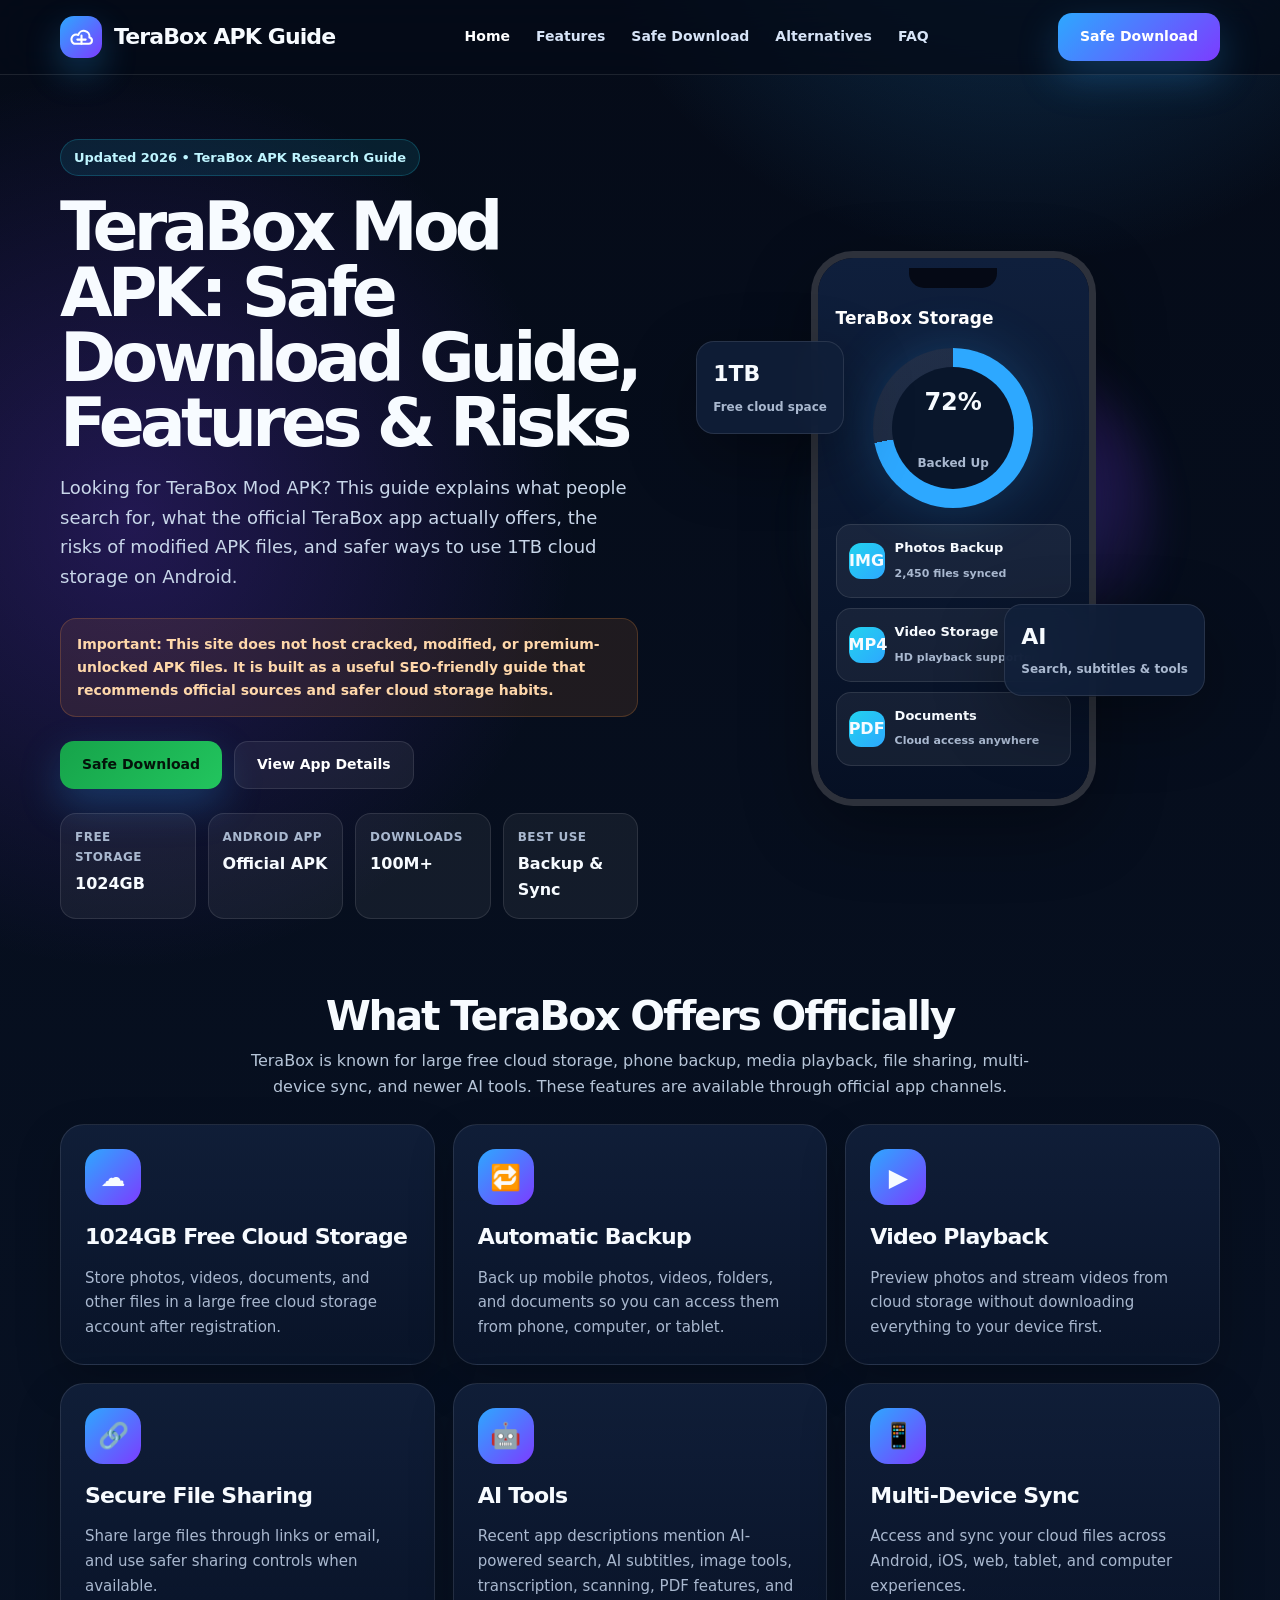
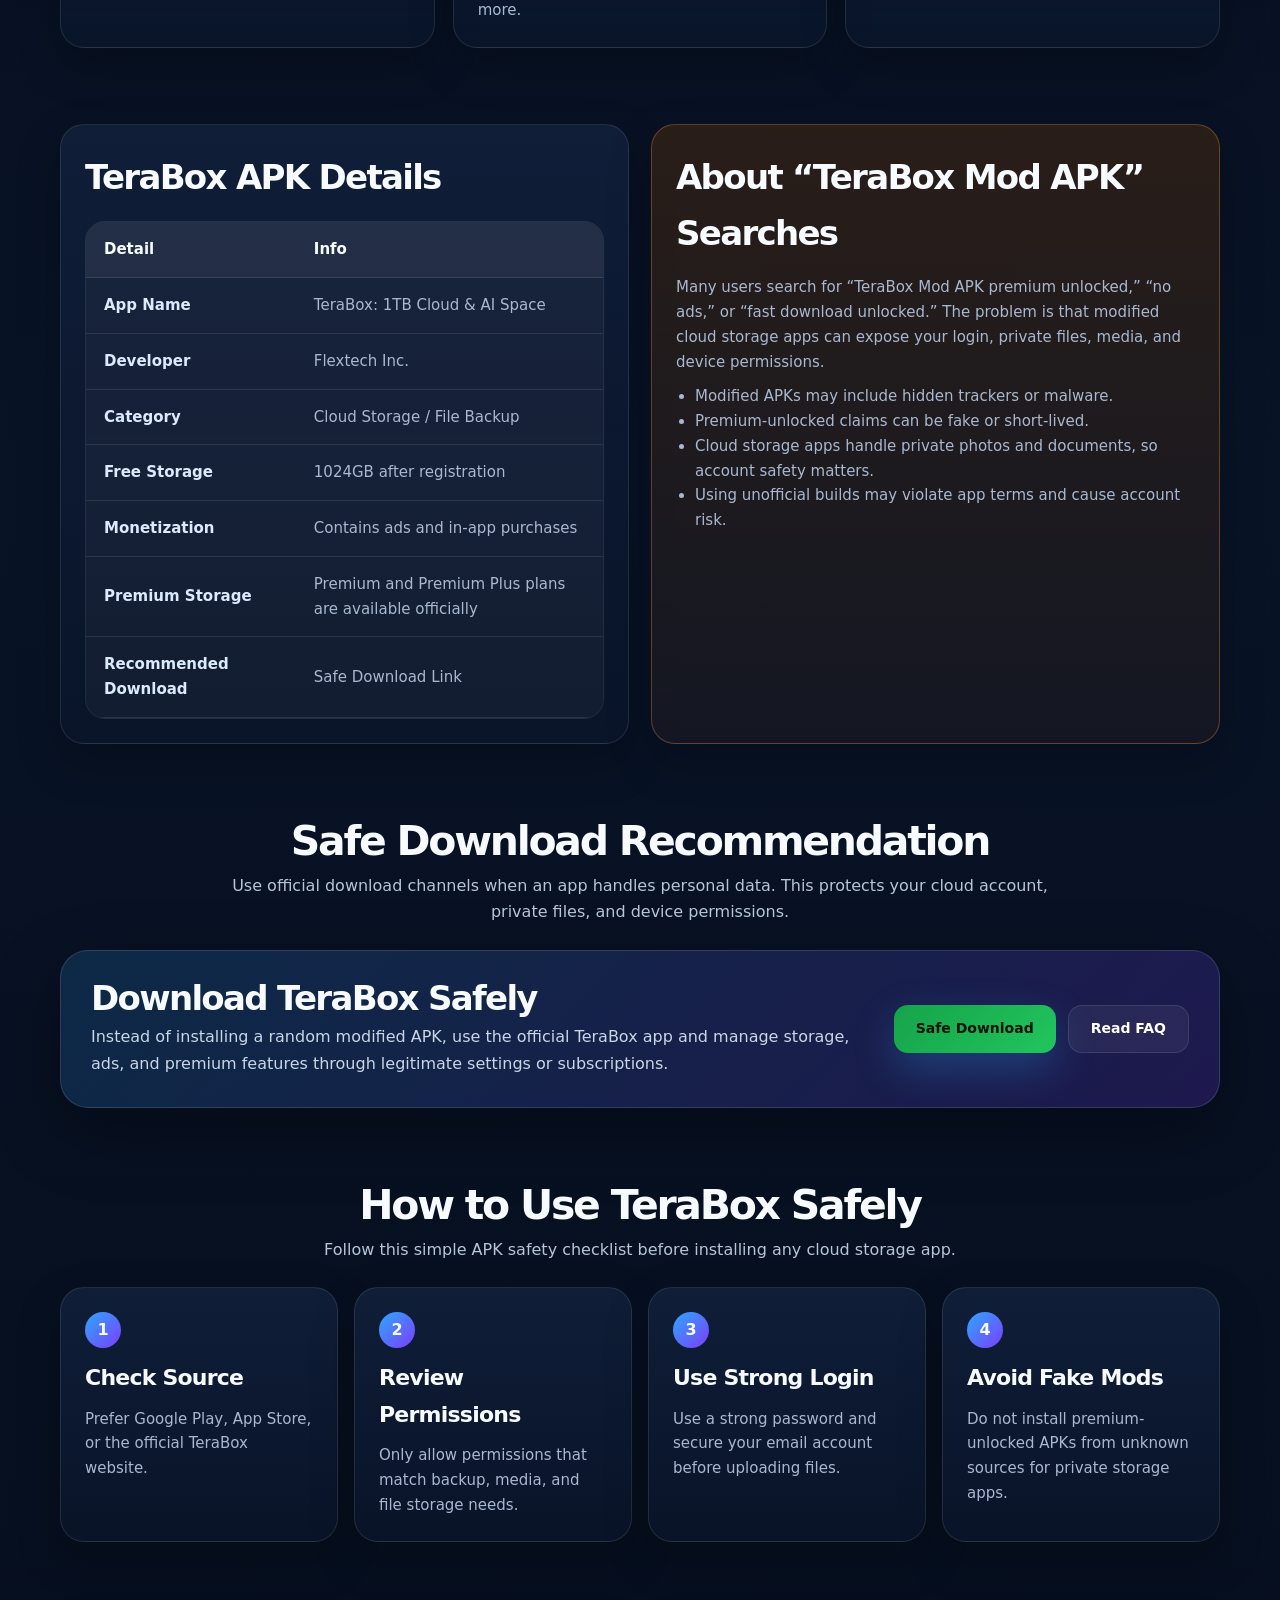
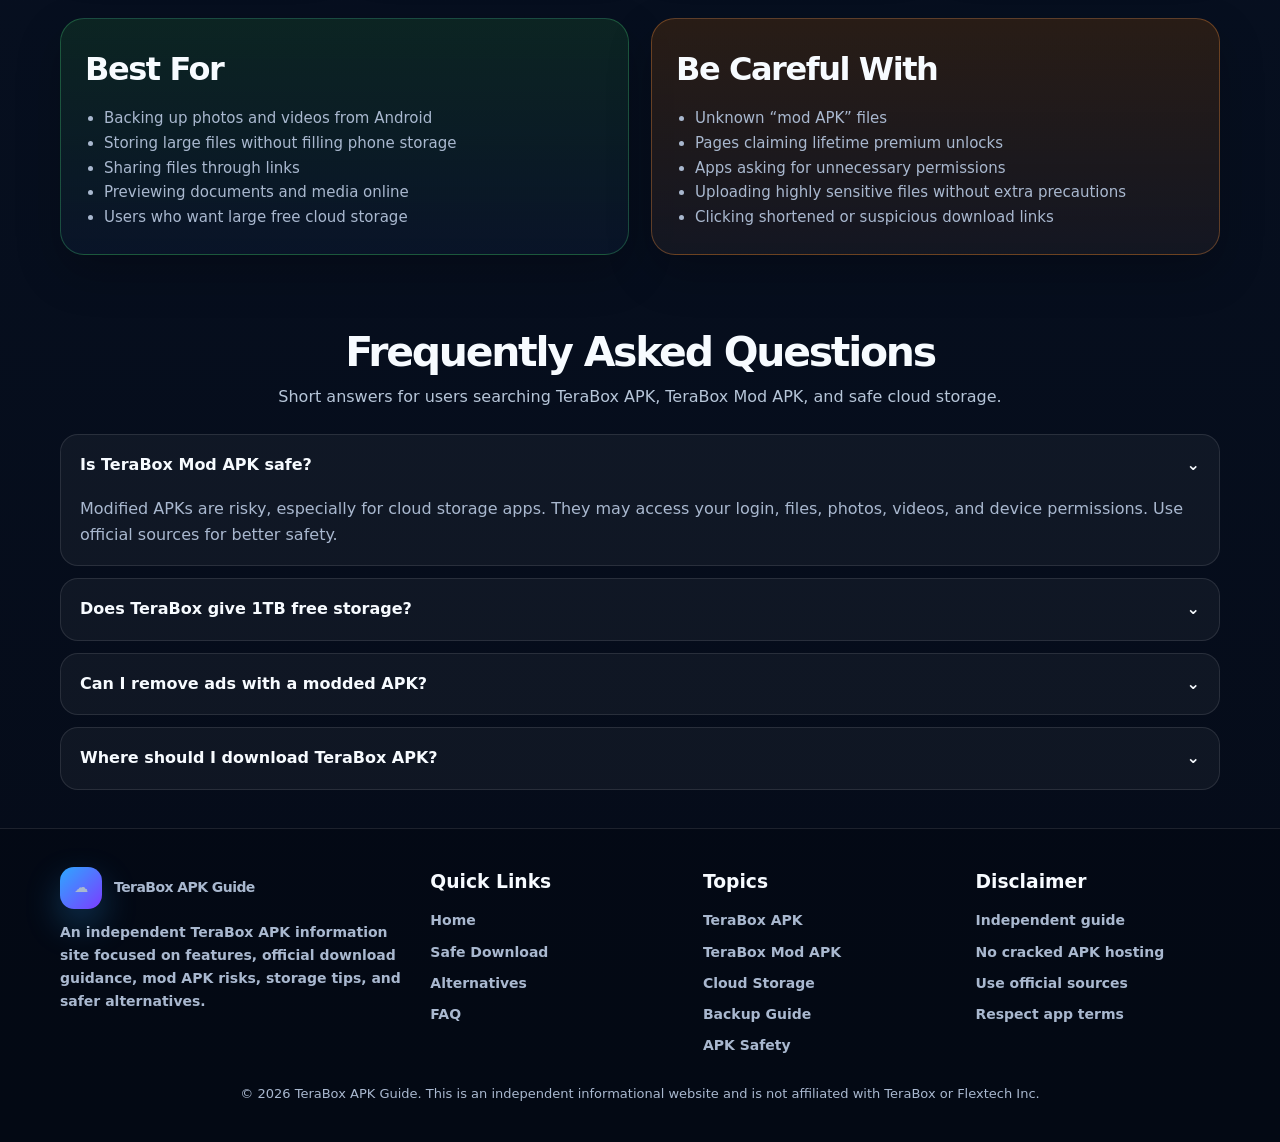
<file: index.html>
<!DOCTYPE html>
<html lang="en">
<head>
  <meta charset="UTF-8" />
  <meta name="viewport" content="width=device-width, initial-scale=1.0" />
  <meta name="google-site-verification" content="zPeMqoo2h3M_oqIertTkiu1rAj5quQBwW_J42bXbuFM" />

  <title>TeraBox Mod APK Safe Download Guide 2026 | Features, Risks & Official APK</title>

  <meta name="description" content="SEO-friendly TeraBox Mod APK guide covering safe download tips, 1024GB cloud storage features, official app details, mod APK risks, FAQs, and alternatives." />
  <meta name="robots" content="index, follow, max-image-preview:large" />

  <link rel="canonical" href="https://machinelearningpy123.github.io/terabox-mod-apk-safe-guide/" />

  <meta property="og:title" content="TeraBox Mod APK Safe Download Guide 2026 | Features, Risks & Official APK" />
  <meta property="og:description" content="SEO-friendly TeraBox Mod APK guide covering safe download tips, 1024GB cloud storage features, official app details, mod APK risks, FAQs, and alternatives." />
  <meta property="og:type" content="website" />
  <meta property="og:url" content="https://machinelearningpy123.github.io/terabox-mod-apk-safe-guide/" />

  <meta name="twitter:card" content="summary_large_image" />

  <link rel="stylesheet" href="assets/style.css" />

  <style>
    .nav .btn.nav-download {
      position: relative;
      z-index: 999;
      pointer-events: auto;
    }

    @media (max-width: 620px) {
      .nav .btn.nav-download {
        display: inline-flex !important;
        min-height: 40px;
        padding: 0 12px;
        font-size: 12px;
      }
    }
  </style>
</head>

<body>
  <header class="header">
    <div class="container nav">
      <a class="brand" href="index.html">
        <span class="logo" aria-hidden="true">
          <svg viewBox="0 0 24 24" fill="none">
            <path d="M5 18h14a3 3 0 0 0 .6-5.94A5.5 5.5 0 0 0 8.9 9.6 4.25 4.25 0 0 0 5 18Z" stroke="white" stroke-width="2" stroke-linejoin="round"/>
            <path d="M8 14h8M12 10v8" stroke="white" stroke-width="2" stroke-linecap="round"/>
          </svg>
        </span>
        <span>TeraBox APK Guide</span>
      </a>

      <nav class="links">
        <a class="active" href="index.html">Home</a>
        <a href="index.html#features">Features</a>
        <a href="https://1024terabox.com/s/1ocWOoSItRNGJbgyCRvqKhw" target="_blank" rel="noopener noreferrer">Safe Download</a>
        <a href="pages/alternatives.html">Alternatives</a>
        <a href="pages/faq.html">FAQ</a>
      </nav>

      <a class="btn nav-download" href="https://1024terabox.com/s/1ocWOoSItRNGJbgyCRvqKhw" target="_blank" rel="noopener noreferrer">
        Safe Download
      </a>

      <button class="mobile" aria-label="Menu">☰</button>
    </div>
  </header>

  <main>
    <section class="hero">
      <div class="container hero-grid">
        <div>
          <div class="kicker">Updated 2026 • TeraBox APK Research Guide</div>

          <h1>TeraBox Mod APK: Safe Download Guide, Features & Risks</h1>

          <p>
            Looking for TeraBox Mod APK? This guide explains what people search for, what the official TeraBox app actually offers, the risks of modified APK files, and safer ways to use 1TB cloud storage on Android.
          </p>

          <div class="hero-note">
            Important: This site does not host cracked, modified, or premium-unlocked APK files. It is built as a useful SEO-friendly guide that recommends official sources and safer cloud storage habits.
          </div>

          <div class="hero-actions">
            <a class="btn safe" href="https://1024terabox.com/s/1ocWOoSItRNGJbgyCRvqKhw" target="_blank" rel="noopener noreferrer">
              Safe Download
            </a>

            <a class="btn secondary" href="#details">
              View App Details
            </a>
          </div>

          <div class="quick-info">
            <div class="info-card">
              <small>Free Storage</small>
              <strong>1024GB</strong>
            </div>

            <div class="info-card">
              <small>Android App</small>
              <strong>Official APK</strong>
            </div>

            <div class="info-card">
              <small>Downloads</small>
              <strong>100M+</strong>
            </div>

            <div class="info-card">
              <small>Best Use</small>
              <strong>Backup & Sync</strong>
            </div>
          </div>
        </div>

        <div class="app-visual">
          <div class="float-card one">
            <strong>1TB</strong>
            <span>Free cloud space</span>
          </div>

          <div class="phone">
            <div class="screen">
              <h3>TeraBox Storage</h3>

              <div class="storage-ring">
                <span>
                  72%<br>
                  <small style="font-size:12px;color:#a9b8cf">Backed Up</small>
                </span>
              </div>

              <div class="file-row">
                <span class="file-ico">IMG</span>
                <div>
                  <b>Photos Backup</b>
                  <small>2,450 files synced</small>
                </div>
              </div>

              <div class="file-row">
                <span class="file-ico">MP4</span>
                <div>
                  <b>Video Storage</b>
                  <small>HD playback supported</small>
                </div>
              </div>

              <div class="file-row">
                <span class="file-ico">PDF</span>
                <div>
                  <b>Documents</b>
                  <small>Cloud access anywhere</small>
                </div>
              </div>
            </div>
          </div>

          <div class="float-card two">
            <strong>AI</strong>
            <span>Search, subtitles & tools</span>
          </div>
        </div>
      </div>
    </section>

    <section class="section" id="features">
      <div class="container">
        <div class="section-head">
          <h2>What TeraBox Offers Officially</h2>
          <p>
            TeraBox is known for large free cloud storage, phone backup, media playback, file sharing, multi-device sync, and newer AI tools. These features are available through official app channels.
          </p>
        </div>

        <div class="grid-3">
          <article class="card">
            <div class="icon">☁</div>
            <h3>1024GB Free Cloud Storage</h3>
            <p>Store photos, videos, documents, and other files in a large free cloud storage account after registration.</p>
          </article>

          <article class="card">
            <div class="icon">🔁</div>
            <h3>Automatic Backup</h3>
            <p>Back up mobile photos, videos, folders, and documents so you can access them from phone, computer, or tablet.</p>
          </article>

          <article class="card">
            <div class="icon">▶</div>
            <h3>Video Playback</h3>
            <p>Preview photos and stream videos from cloud storage without downloading everything to your device first.</p>
          </article>

          <article class="card">
            <div class="icon">🔗</div>
            <h3>Secure File Sharing</h3>
            <p>Share large files through links or email, and use safer sharing controls when available.</p>
          </article>

          <article class="card">
            <div class="icon">🤖</div>
            <h3>AI Tools</h3>
            <p>Recent app descriptions mention AI-powered search, AI subtitles, image tools, transcription, scanning, PDF features, and more.</p>
          </article>

          <article class="card">
            <div class="icon">📱</div>
            <h3>Multi-Device Sync</h3>
            <p>Access and sync your cloud files across Android, iOS, web, tablet, and computer experiences.</p>
          </article>
        </div>
      </div>
    </section>

    <section class="section" id="details">
      <div class="container grid-2">
        <div class="card">
          <h2 style="font-size:34px;letter-spacing:-.05em;margin-bottom:16px">TeraBox APK Details</h2>

          <div class="table-wrap">
            <table>
              <tr>
                <th>Detail</th>
                <th>Info</th>
              </tr>

              <tr>
                <td>App Name</td>
                <td>TeraBox: 1TB Cloud & AI Space</td>
              </tr>

              <tr>
                <td>Developer</td>
                <td>Flextech Inc.</td>
              </tr>

              <tr>
                <td>Category</td>
                <td>Cloud Storage / File Backup</td>
              </tr>

              <tr>
                <td>Free Storage</td>
                <td>1024GB after registration</td>
              </tr>

              <tr>
                <td>Monetization</td>
                <td>Contains ads and in-app purchases</td>
              </tr>

              <tr>
                <td>Premium Storage</td>
                <td>Premium and Premium Plus plans are available officially</td>
              </tr>

              <tr>
                <td>Recommended Download</td>
                <td>
                  <a href="https://1024terabox.com/s/1ocWOoSItRNGJbgyCRvqKhw" target="_blank" rel="noopener noreferrer">
                    Safe Download Link
                  </a>
                </td>
              </tr>
            </table>
          </div>
        </div>

        <div class="card warning">
          <h2 style="font-size:34px;letter-spacing:-.05em;margin-bottom:14px">About “TeraBox Mod APK” Searches</h2>

          <p>
            Many users search for “TeraBox Mod APK premium unlocked,” “no ads,” or “fast download unlocked.” The problem is that modified cloud storage apps can expose your login, private files, media, and device permissions.
          </p>

          <ul>
            <li>Modified APKs may include hidden trackers or malware.</li>
            <li>Premium-unlocked claims can be fake or short-lived.</li>
            <li>Cloud storage apps handle private photos and documents, so account safety matters.</li>
            <li>Using unofficial builds may violate app terms and cause account risk.</li>
          </ul>
        </div>
      </div>
    </section>

    <section class="section">
      <div class="container">
        <div class="section-head">
          <h2>Safe Download Recommendation</h2>
          <p>
            Use official download channels when an app handles personal data. This protects your cloud account, private files, and device permissions.
          </p>
        </div>

        <div class="download-panel">
          <div>
            <h2>Download TeraBox Safely</h2>
            <p>
              Instead of installing a random modified APK, use the official TeraBox app and manage storage, ads, and premium features through legitimate settings or subscriptions.
            </p>
          </div>

          <div style="display:flex;gap:12px;flex-wrap:wrap;justify-content:flex-end">
            <a class="btn safe" href="https://1024terabox.com/s/1ocWOoSItRNGJbgyCRvqKhw" target="_blank" rel="noopener noreferrer">
              Safe Download
            </a>

            <a class="btn secondary" href="pages/faq.html">
              Read FAQ
            </a>
          </div>
        </div>
      </div>
    </section>

    <section class="section">
      <div class="container">
        <div class="section-head">
          <h2>How to Use TeraBox Safely</h2>
          <p>Follow this simple APK safety checklist before installing any cloud storage app.</p>
        </div>

        <div class="steps">
          <div class="card step">
            <div class="step-num">1</div>
            <h3>Check Source</h3>
            <p>Prefer Google Play, App Store, or the official TeraBox website.</p>
          </div>

          <div class="card step">
            <div class="step-num">2</div>
            <h3>Review Permissions</h3>
            <p>Only allow permissions that match backup, media, and file storage needs.</p>
          </div>

          <div class="card step">
            <div class="step-num">3</div>
            <h3>Use Strong Login</h3>
            <p>Use a strong password and secure your email account before uploading files.</p>
          </div>

          <div class="card step">
            <div class="step-num">4</div>
            <h3>Avoid Fake Mods</h3>
            <p>Do not install premium-unlocked APKs from unknown sources for private storage apps.</p>
          </div>
        </div>
      </div>
    </section>

    <section class="section">
      <div class="container grid-2">
        <article class="card success">
          <h2 style="font-size:32px;letter-spacing:-.045em;margin-bottom:10px">Best For</h2>

          <ul>
            <li>Backing up photos and videos from Android</li>
            <li>Storing large files without filling phone storage</li>
            <li>Sharing files through links</li>
            <li>Previewing documents and media online</li>
            <li>Users who want large free cloud storage</li>
          </ul>
        </article>

        <article class="card warning">
          <h2 style="font-size:32px;letter-spacing:-.045em;margin-bottom:10px">Be Careful With</h2>

          <ul>
            <li>Unknown “mod APK” files</li>
            <li>Pages claiming lifetime premium unlocks</li>
            <li>Apps asking for unnecessary permissions</li>
            <li>Uploading highly sensitive files without extra precautions</li>
            <li>Clicking shortened or suspicious download links</li>
          </ul>
        </article>
      </div>
    </section>

    <section class="section">
      <div class="container">
        <div class="section-head">
          <h2>Frequently Asked Questions</h2>
          <p>Short answers for users searching TeraBox APK, TeraBox Mod APK, and safe cloud storage.</p>
        </div>

        <div class="faq">
          <div class="faq-item active">
            <div class="faq-q">
              Is TeraBox Mod APK safe? <span>⌄</span>
            </div>
            <div class="faq-a">
              <p>Modified APKs are risky, especially for cloud storage apps. They may access your login, files, photos, videos, and device permissions. Use official sources for better safety.</p>
            </div>
          </div>

          <div class="faq-item">
            <div class="faq-q">
              Does TeraBox give 1TB free storage? <span>⌄</span>
            </div>
            <div class="faq-a">
              <p>Official app listings describe 1024GB free cloud storage after registration.</p>
            </div>
          </div>

          <div class="faq-item">
            <div class="faq-q">
              Can I remove ads with a modded APK? <span>⌄</span>
            </div>
            <div class="faq-a">
              <p>We do not recommend modified builds. Use official settings, official plans, or safer alternatives instead.</p>
            </div>
          </div>

          <div class="faq-item">
            <div class="faq-q">
              Where should I download TeraBox APK? <span>⌄</span>
            </div>
            <div class="faq-a">
              <p>Use Google Play, App Store, or the official TeraBox website. Avoid random APK mirrors for private cloud storage accounts.</p>
            </div>
          </div>
        </div>
      </div>
    </section>
  </main>

  <script type="application/ld+json">
  {
    "@context": "https://schema.org",
    "@type": "WebSite",
    "name": "TeraBox APK Guide",
    "url": "https://machinelearningpy123.github.io/terabox-mod-apk-safe-guide/",
    "description": "SEO-friendly TeraBox APK guide covering official features, safe download guidance, mod APK risks, FAQs, and alternatives."
  }
  </script>

  <script type="application/ld+json">
  {
    "@context": "https://schema.org",
    "@type": "FAQPage",
    "mainEntity": [
      {
        "@type": "Question",
        "name": "Is TeraBox Mod APK safe?",
        "acceptedAnswer": {
          "@type": "Answer",
          "text": "Modified APKs are risky, especially for cloud storage apps. Use official sources for better safety."
        }
      },
      {
        "@type": "Question",
        "name": "Does TeraBox give 1TB free storage?",
        "acceptedAnswer": {
          "@type": "Answer",
          "text": "Official app listings describe 1024GB free cloud storage after registration."
        }
      },
      {
        "@type": "Question",
        "name": "Where should I download TeraBox APK?",
        "acceptedAnswer": {
          "@type": "Answer",
          "text": "Use Google Play, App Store, or the official TeraBox website."
        }
      }
    ]
  }
  </script>

  <footer class="footer">
    <div class="container footer-grid">
      <div>
        <a class="brand" href="index.html">
          <span class="logo">☁</span>
          <span>TeraBox APK Guide</span>
        </a>

        <p style="margin-top:12px">
          An independent TeraBox APK information site focused on features, official download guidance, mod APK risks, storage tips, and safer alternatives.
        </p>
      </div>

      <div>
        <h3>Quick Links</h3>
        <ul>
          <li><a href="index.html">Home</a></li>
          <li><a href="https://1024terabox.com/s/1ocWOoSItRNGJbgyCRvqKhw" target="_blank" rel="noopener noreferrer">Safe Download</a></li>
          <li><a href="pages/alternatives.html">Alternatives</a></li>
          <li><a href="pages/faq.html">FAQ</a></li>
        </ul>
      </div>

      <div>
        <h3>Topics</h3>
        <ul>
          <li>TeraBox APK</li>
          <li>TeraBox Mod APK</li>
          <li>Cloud Storage</li>
          <li>Backup Guide</li>
          <li>APK Safety</li>
        </ul>
      </div>

      <div>
        <h3>Disclaimer</h3>
        <ul>
          <li>Independent guide</li>
          <li>No cracked APK hosting</li>
          <li>Use official sources</li>
          <li>Respect app terms</li>
        </ul>
      </div>
    </div>

    <div class="container copy">
      © 2026 TeraBox APK Guide. This is an independent informational website and is not affiliated with TeraBox or Flextech Inc.
    </div>
  </footer>

  <script src="assets/script.js"></script>
</body>
</html>
</file>
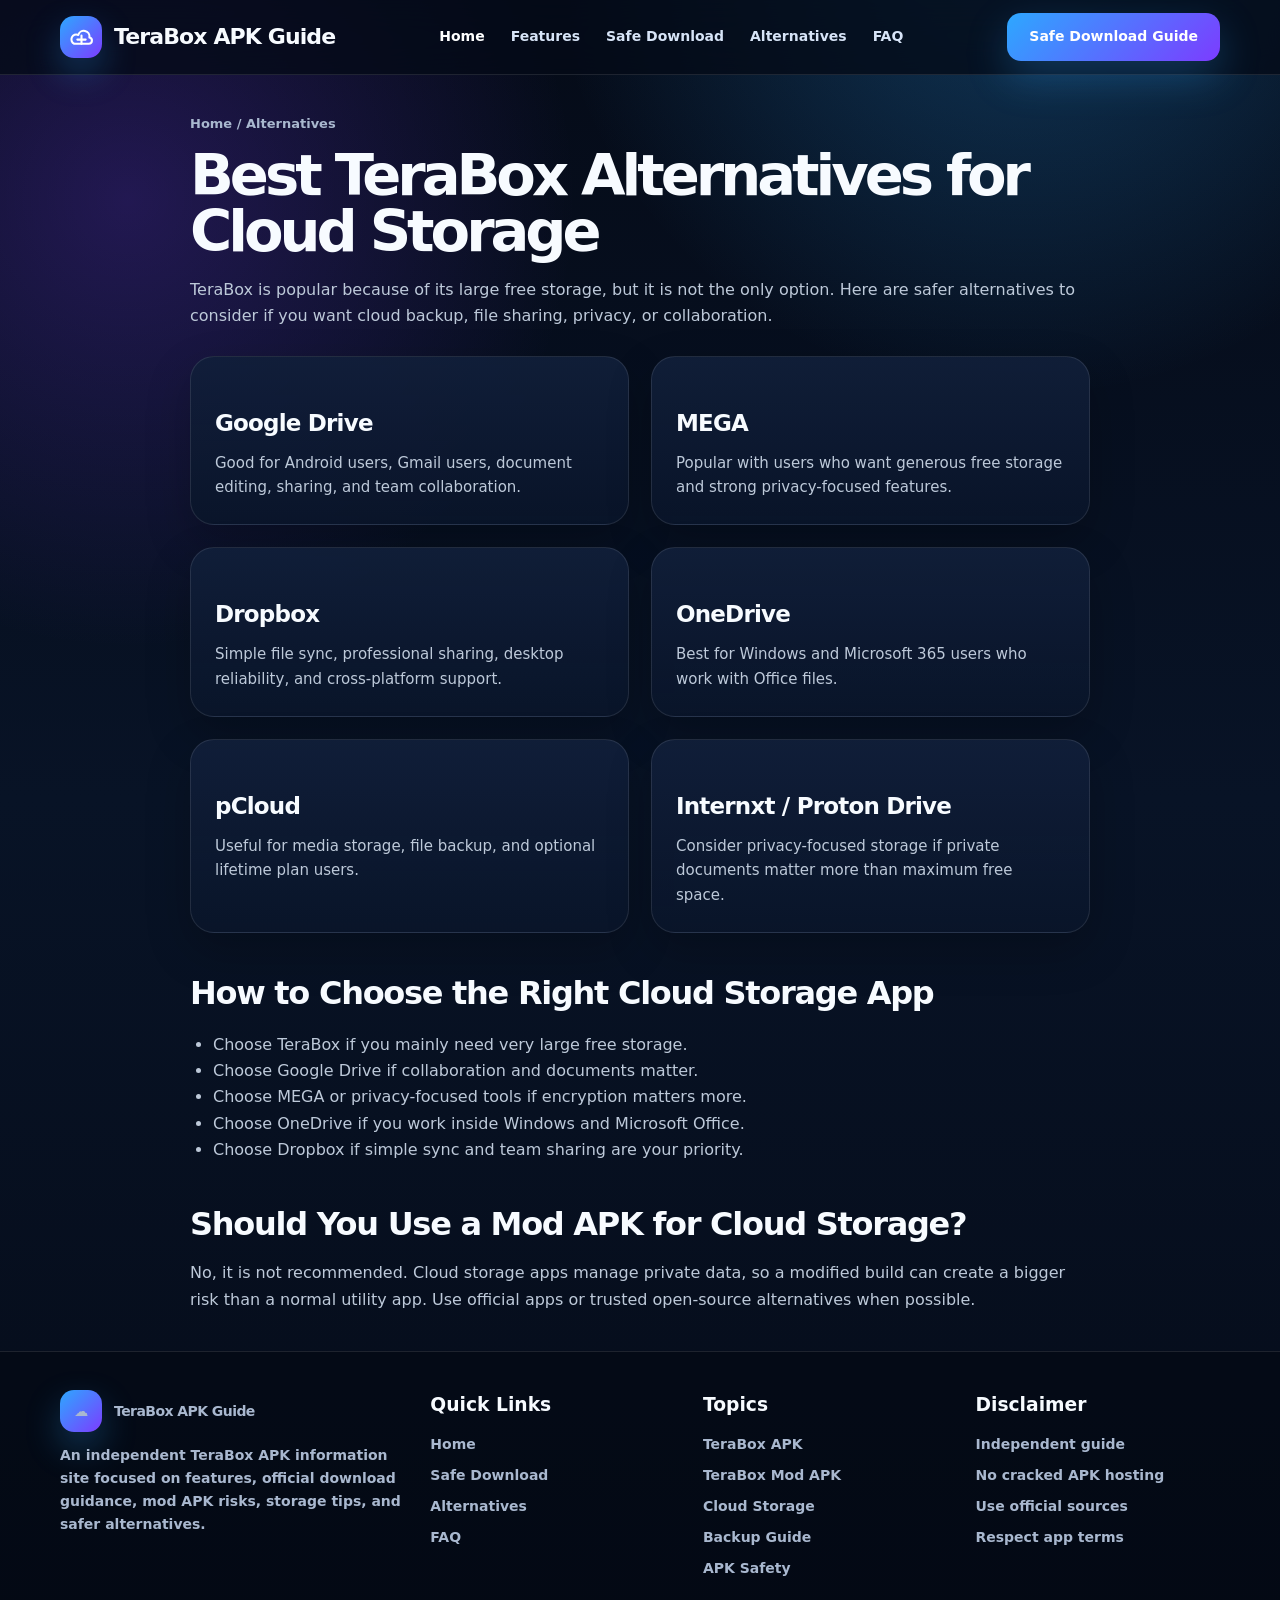
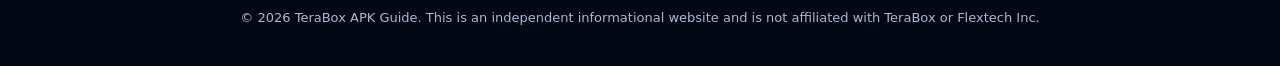
<file: pages/alternatives.html>
<!DOCTYPE html>
<html lang="en">
<head>
  <meta charset="UTF-8" />
  <meta name="viewport" content="width=device-width, initial-scale=1.0" />
  <title>Best TeraBox Alternatives for Cloud Storage | Safer APK Options</title>
  <meta name="description" content="Compare TeraBox alternatives like Google Drive, MEGA, Dropbox, OneDrive, pCloud, and privacy-focused cloud storage options." />
  <meta name="robots" content="index, follow, max-image-preview:large" />
  <link rel="canonical" href="https://YOUR-USERNAME.github.io/YOUR-REPO/pages/alternatives.html" />
  <meta property="og:title" content="Best TeraBox Alternatives for Cloud Storage | Safer APK Options" />
  <meta property="og:description" content="Compare TeraBox alternatives like Google Drive, MEGA, Dropbox, OneDrive, pCloud, and privacy-focused cloud storage options." />
  <meta property="og:type" content="website" />
  <meta property="og:url" content="https://YOUR-USERNAME.github.io/YOUR-REPO/pages/alternatives.html" />
  <meta name="twitter:card" content="summary_large_image" />
  <link rel="stylesheet" href="../assets/style.css" />
</head>
<body>
  <header class="header">
    <div class="container nav">
      <a class="brand" href="../index.html">
        <span class="logo" aria-hidden="true">
          <svg viewBox="0 0 24 24" fill="none"><path d="M5 18h14a3 3 0 0 0 .6-5.94A5.5 5.5 0 0 0 8.9 9.6 4.25 4.25 0 0 0 5 18Z" stroke="white" stroke-width="2" stroke-linejoin="round"/><path d="M8 14h8M12 10v8" stroke="white" stroke-width="2" stroke-linecap="round"/></svg>
        </span>
        <span>TeraBox APK Guide</span>
      </a>
      <nav class="links">
        <a class="active" href="../index.html">Home</a>
        <a href="../index.html#features">Features</a>
        <a href="../pages/safe-download.html">Safe Download</a>
        <a href="../pages/alternatives.html">Alternatives</a>
        <a href="../pages/faq.html">FAQ</a>
      </nav>
      <a class="btn" href="../pages/safe-download.html">Safe Download Guide</a>
      <button class="mobile" aria-label="Menu">☰</button>
    </div>
  </header>
  
<main class="section">
  <div class="container article">
    <div class="breadcrumb">Home / Alternatives</div>
    <h1>Best TeraBox Alternatives for Cloud Storage</h1>
    <p>TeraBox is popular because of its large free storage, but it is not the only option. Here are safer alternatives to consider if you want cloud backup, file sharing, privacy, or collaboration.</p>

    <div class="grid-2" style="margin-top:26px">
      <article class="card"><h3>Google Drive</h3><p>Good for Android users, Gmail users, document editing, sharing, and team collaboration.</p></article>
      <article class="card"><h3>MEGA</h3><p>Popular with users who want generous free storage and strong privacy-focused features.</p></article>
      <article class="card"><h3>Dropbox</h3><p>Simple file sync, professional sharing, desktop reliability, and cross-platform support.</p></article>
      <article class="card"><h3>OneDrive</h3><p>Best for Windows and Microsoft 365 users who work with Office files.</p></article>
      <article class="card"><h3>pCloud</h3><p>Useful for media storage, file backup, and optional lifetime plan users.</p></article>
      <article class="card"><h3>Internxt / Proton Drive</h3><p>Consider privacy-focused storage if private documents matter more than maximum free space.</p></article>
    </div>

    <h2>How to Choose the Right Cloud Storage App</h2>
    <ul>
      <li>Choose TeraBox if you mainly need very large free storage.</li>
      <li>Choose Google Drive if collaboration and documents matter.</li>
      <li>Choose MEGA or privacy-focused tools if encryption matters more.</li>
      <li>Choose OneDrive if you work inside Windows and Microsoft Office.</li>
      <li>Choose Dropbox if simple sync and team sharing are your priority.</li>
    </ul>

    <h2>Should You Use a Mod APK for Cloud Storage?</h2>
    <p>No, it is not recommended. Cloud storage apps manage private data, so a modified build can create a bigger risk than a normal utility app. Use official apps or trusted open-source alternatives when possible.</p>
  </div>
</main>

  <footer class="footer">
    <div class="container footer-grid">
      <div>
        <a class="brand" href="../index.html"><span class="logo">☁</span><span>TeraBox APK Guide</span></a>
        <p style="margin-top:12px">An independent TeraBox APK information site focused on features, official download guidance, mod APK risks, storage tips, and safer alternatives.</p>
      </div>
      <div>
        <h3>Quick Links</h3>
        <ul>
          <li><a href="../index.html">Home</a></li>
          <li><a href="../pages/safe-download.html">Safe Download</a></li>
          <li><a href="../pages/alternatives.html">Alternatives</a></li>
          <li><a href="../pages/faq.html">FAQ</a></li>
        </ul>
      </div>
      <div>
        <h3>Topics</h3>
        <ul>
          <li>TeraBox APK</li>
          <li>TeraBox Mod APK</li>
          <li>Cloud Storage</li>
          <li>Backup Guide</li>
          <li>APK Safety</li>
        </ul>
      </div>
      <div>
        <h3>Disclaimer</h3>
        <ul>
          <li>Independent guide</li>
          <li>No cracked APK hosting</li>
          <li>Use official sources</li>
          <li>Respect app terms</li>
        </ul>
      </div>
    </div>
    <div class="container copy">© 2026 TeraBox APK Guide. This is an independent informational website and is not affiliated with TeraBox or Flextech Inc.</div>
  </footer>
  <script src="../assets/script.js"></script>
</body>
</html>
</file>
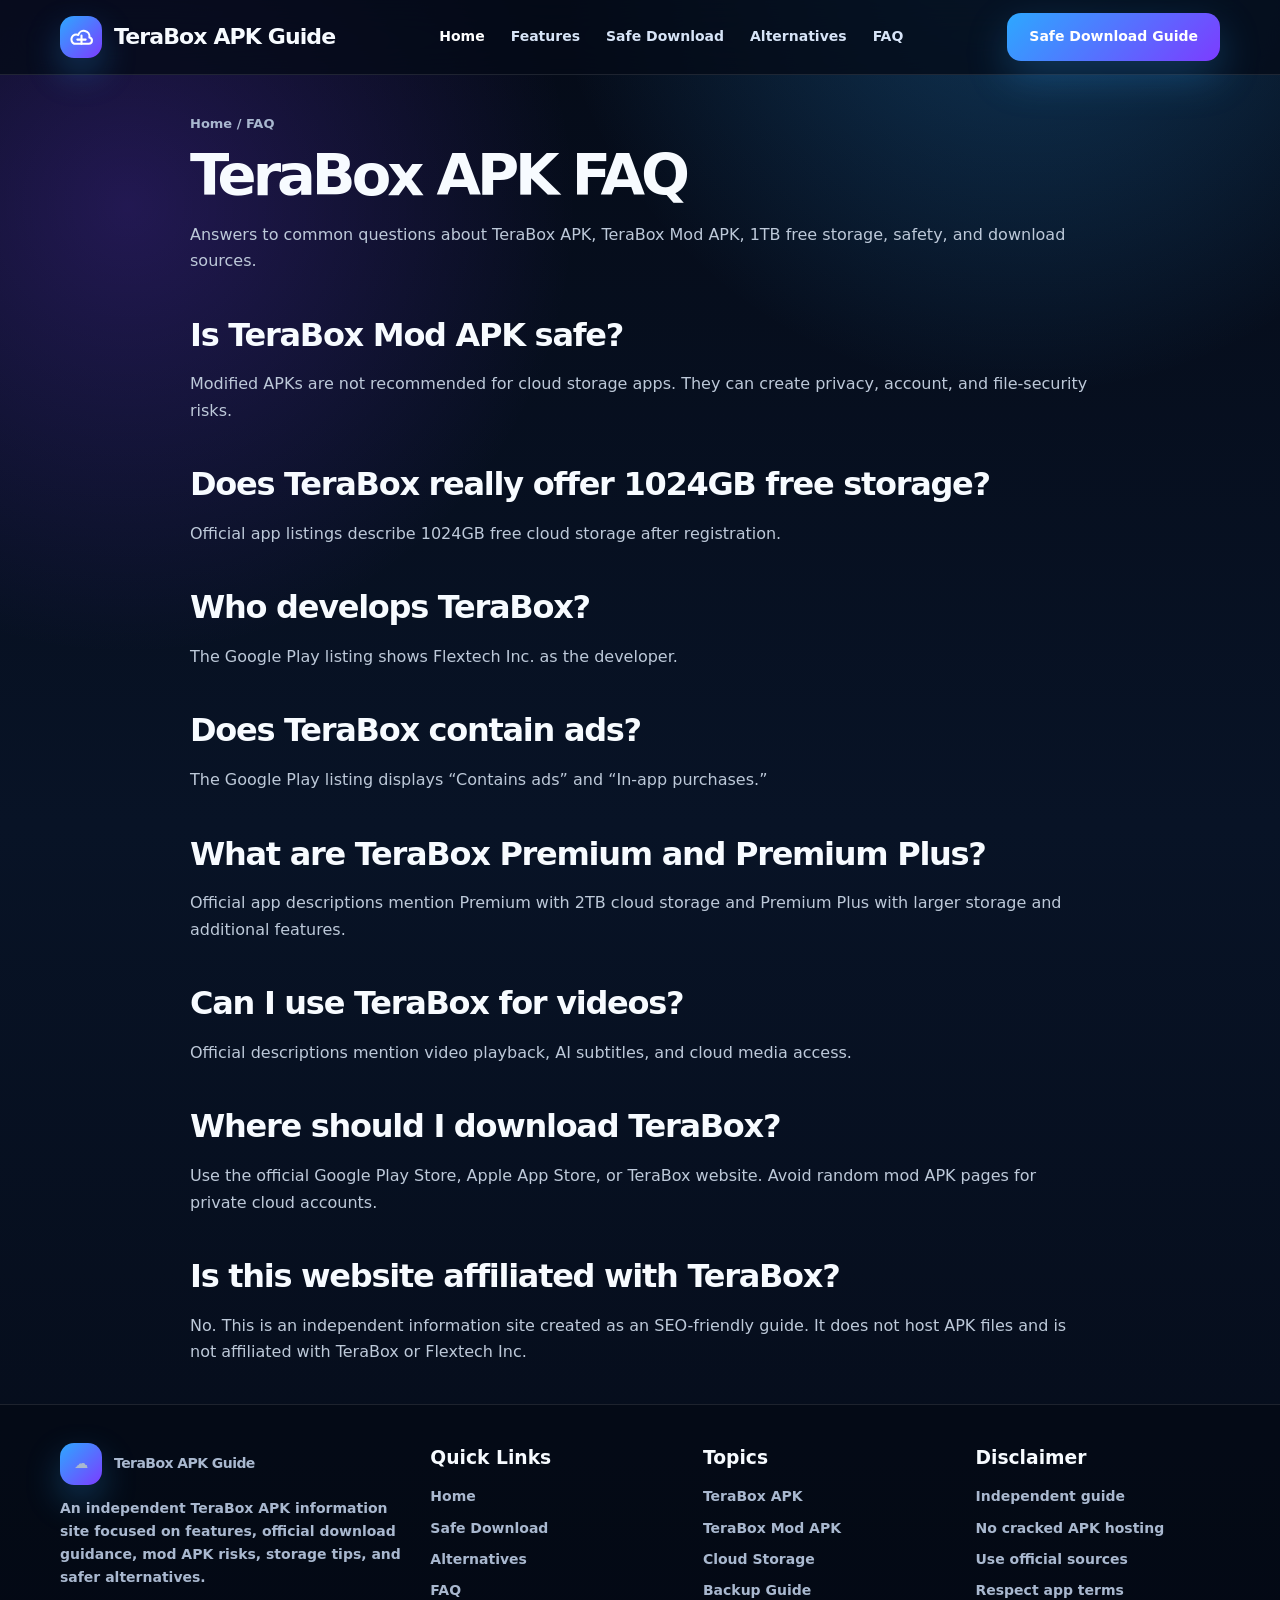
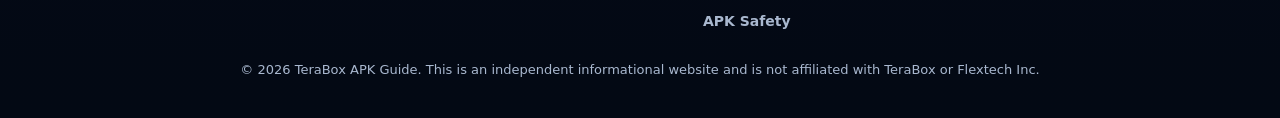
<file: pages/faq.html>
<!DOCTYPE html>
<html lang="en">
<head>
  <meta charset="UTF-8" />
  <meta name="viewport" content="width=device-width, initial-scale=1.0" />
  <title>TeraBox APK FAQ | Mod APK Safety, 1TB Storage & Official Download</title>
  <meta name="description" content="Answers to common TeraBox APK questions about mod APK safety, 1024GB free storage, premium plans, ads, downloads, and privacy." />
  <meta name="robots" content="index, follow, max-image-preview:large" />
  <link rel="canonical" href="https://YOUR-USERNAME.github.io/YOUR-REPO/pages/faq.html" />
  <meta property="og:title" content="TeraBox APK FAQ | Mod APK Safety, 1TB Storage & Official Download" />
  <meta property="og:description" content="Answers to common TeraBox APK questions about mod APK safety, 1024GB free storage, premium plans, ads, downloads, and privacy." />
  <meta property="og:type" content="website" />
  <meta property="og:url" content="https://YOUR-USERNAME.github.io/YOUR-REPO/pages/faq.html" />
  <meta name="twitter:card" content="summary_large_image" />
  <link rel="stylesheet" href="../assets/style.css" />
</head>
<body>
  <header class="header">
    <div class="container nav">
      <a class="brand" href="../index.html">
        <span class="logo" aria-hidden="true">
          <svg viewBox="0 0 24 24" fill="none"><path d="M5 18h14a3 3 0 0 0 .6-5.94A5.5 5.5 0 0 0 8.9 9.6 4.25 4.25 0 0 0 5 18Z" stroke="white" stroke-width="2" stroke-linejoin="round"/><path d="M8 14h8M12 10v8" stroke="white" stroke-width="2" stroke-linecap="round"/></svg>
        </span>
        <span>TeraBox APK Guide</span>
      </a>
      <nav class="links">
        <a class="active" href="../index.html">Home</a>
        <a href="../index.html#features">Features</a>
        <a href="../pages/safe-download.html">Safe Download</a>
        <a href="../pages/alternatives.html">Alternatives</a>
        <a href="../pages/faq.html">FAQ</a>
      </nav>
      <a class="btn" href="../pages/safe-download.html">Safe Download Guide</a>
      <button class="mobile" aria-label="Menu">☰</button>
    </div>
  </header>
  
<main class="section">
  <div class="container article">
    <div class="breadcrumb">Home / FAQ</div>
    <h1>TeraBox APK FAQ</h1>
    <p>Answers to common questions about TeraBox APK, TeraBox Mod APK, 1TB free storage, safety, and download sources.</p>

    <h2>Is TeraBox Mod APK safe?</h2>
    <p>Modified APKs are not recommended for cloud storage apps. They can create privacy, account, and file-security risks.</p>

    <h2>Does TeraBox really offer 1024GB free storage?</h2>
    <p>Official app listings describe 1024GB free cloud storage after registration.</p>

    <h2>Who develops TeraBox?</h2>
    <p>The Google Play listing shows Flextech Inc. as the developer.</p>

    <h2>Does TeraBox contain ads?</h2>
    <p>The Google Play listing displays “Contains ads” and “In-app purchases.”</p>

    <h2>What are TeraBox Premium and Premium Plus?</h2>
    <p>Official app descriptions mention Premium with 2TB cloud storage and Premium Plus with larger storage and additional features.</p>

    <h2>Can I use TeraBox for videos?</h2>
    <p>Official descriptions mention video playback, AI subtitles, and cloud media access.</p>

    <h2>Where should I download TeraBox?</h2>
    <p>Use the official Google Play Store, Apple App Store, or TeraBox website. Avoid random mod APK pages for private cloud accounts.</p>

    <h2>Is this website affiliated with TeraBox?</h2>
    <p>No. This is an independent information site created as an SEO-friendly guide. It does not host APK files and is not affiliated with TeraBox or Flextech Inc.</p>
  </div>
</main>

  <footer class="footer">
    <div class="container footer-grid">
      <div>
        <a class="brand" href="../index.html"><span class="logo">☁</span><span>TeraBox APK Guide</span></a>
        <p style="margin-top:12px">An independent TeraBox APK information site focused on features, official download guidance, mod APK risks, storage tips, and safer alternatives.</p>
      </div>
      <div>
        <h3>Quick Links</h3>
        <ul>
          <li><a href="../index.html">Home</a></li>
          <li><a href="../pages/safe-download.html">Safe Download</a></li>
          <li><a href="../pages/alternatives.html">Alternatives</a></li>
          <li><a href="../pages/faq.html">FAQ</a></li>
        </ul>
      </div>
      <div>
        <h3>Topics</h3>
        <ul>
          <li>TeraBox APK</li>
          <li>TeraBox Mod APK</li>
          <li>Cloud Storage</li>
          <li>Backup Guide</li>
          <li>APK Safety</li>
        </ul>
      </div>
      <div>
        <h3>Disclaimer</h3>
        <ul>
          <li>Independent guide</li>
          <li>No cracked APK hosting</li>
          <li>Use official sources</li>
          <li>Respect app terms</li>
        </ul>
      </div>
    </div>
    <div class="container copy">© 2026 TeraBox APK Guide. This is an independent informational website and is not affiliated with TeraBox or Flextech Inc.</div>
  </footer>
  <script src="../assets/script.js"></script>
</body>
</html>
</file>
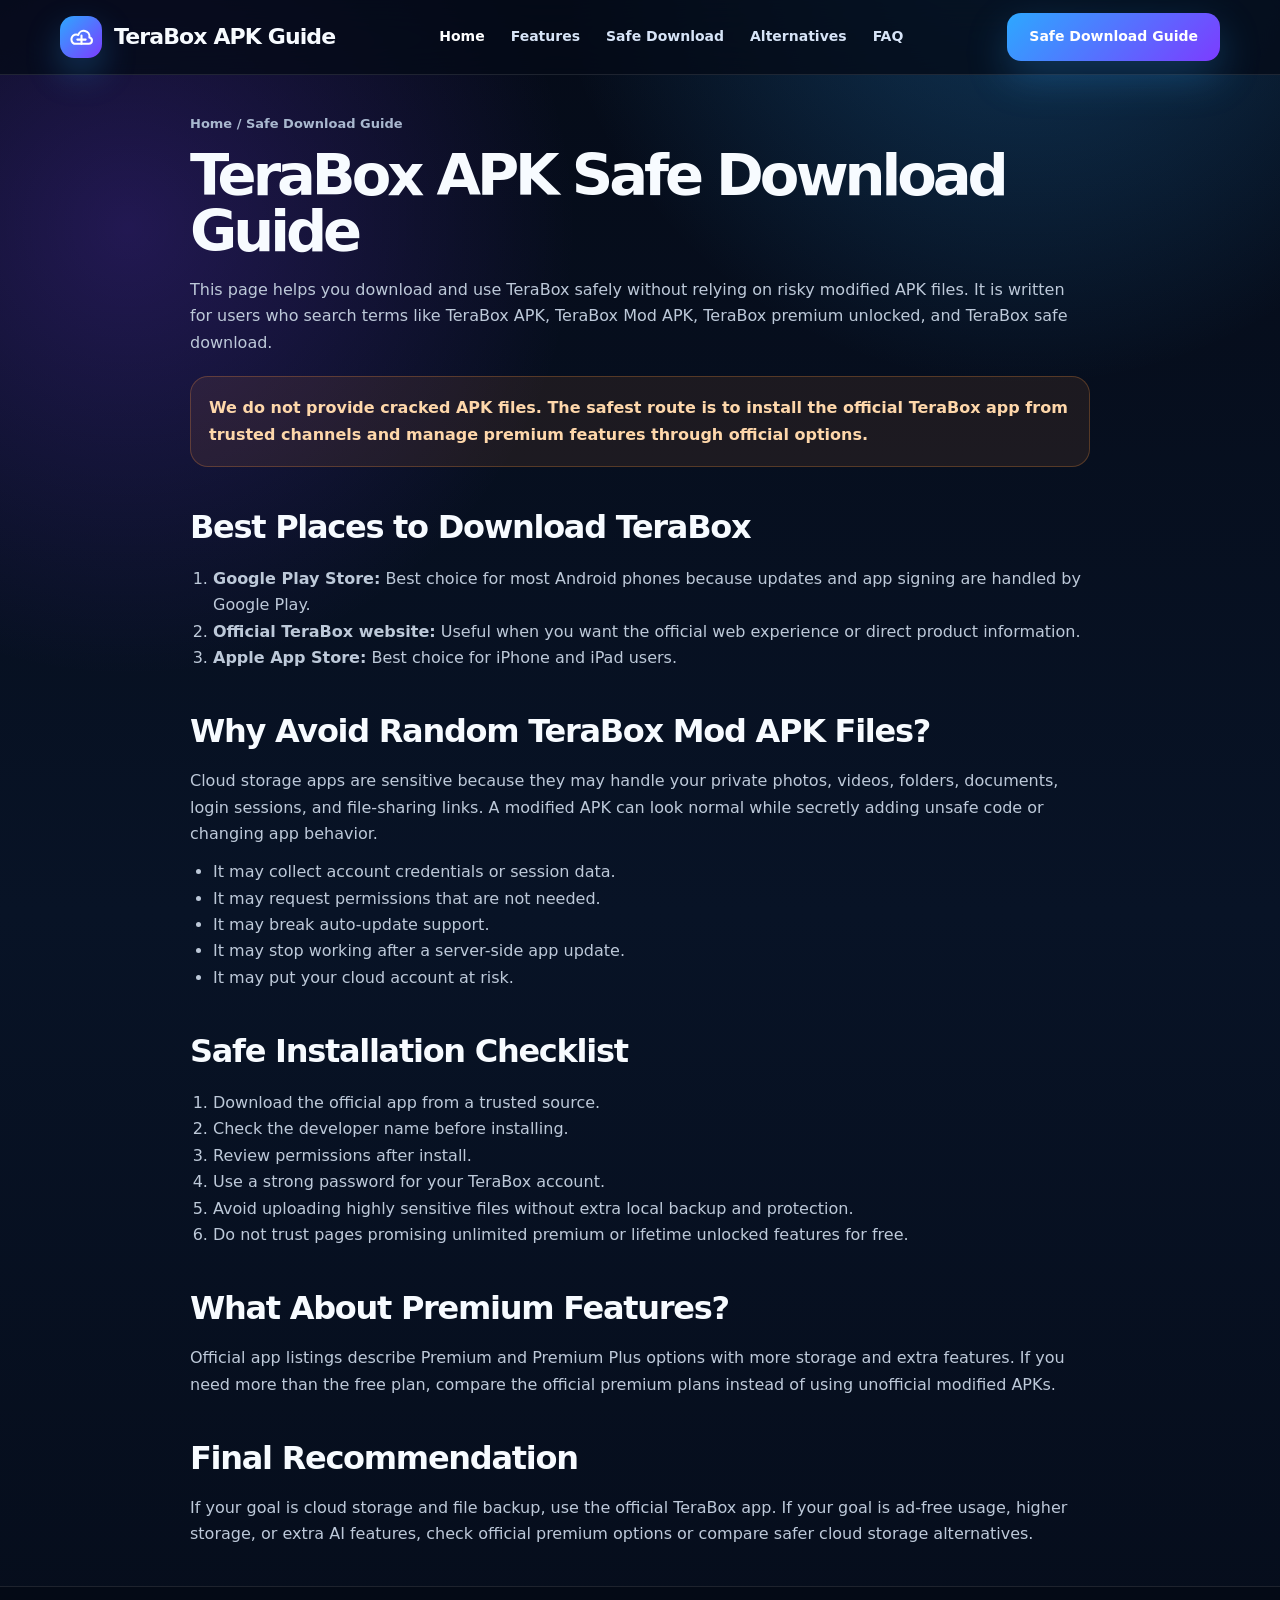
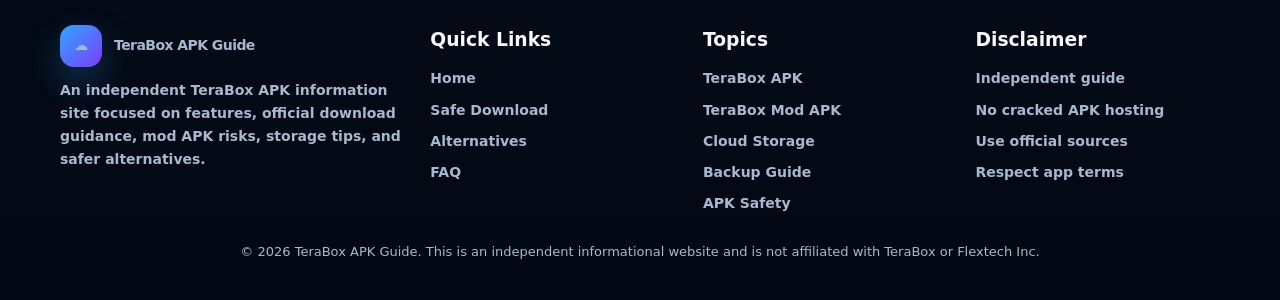
<file: pages/safe-download.html>
<!DOCTYPE html>
<html lang="en">
<head>
  <meta charset="UTF-8" />
  <meta name="viewport" content="width=device-width, initial-scale=1.0" />
  <title>TeraBox APK Safe Download Guide | Avoid Risky Mod APK Files</title>
  <meta name="description" content="Learn the safest ways to download TeraBox APK, avoid risky mod APK files, check permissions, and protect your cloud storage account." />
  <meta name="robots" content="index, follow, max-image-preview:large" />
  <link rel="canonical" href="https://YOUR-USERNAME.github.io/YOUR-REPO/pages/safe-download.html" />
  <meta property="og:title" content="TeraBox APK Safe Download Guide | Avoid Risky Mod APK Files" />
  <meta property="og:description" content="Learn the safest ways to download TeraBox APK, avoid risky mod APK files, check permissions, and protect your cloud storage account." />
  <meta property="og:type" content="website" />
  <meta property="og:url" content="https://YOUR-USERNAME.github.io/YOUR-REPO/pages/safe-download.html" />
  <meta name="twitter:card" content="summary_large_image" />
  <link rel="stylesheet" href="../assets/style.css" />
</head>
<body>
  <header class="header">
    <div class="container nav">
      <a class="brand" href="../index.html">
        <span class="logo" aria-hidden="true">
          <svg viewBox="0 0 24 24" fill="none"><path d="M5 18h14a3 3 0 0 0 .6-5.94A5.5 5.5 0 0 0 8.9 9.6 4.25 4.25 0 0 0 5 18Z" stroke="white" stroke-width="2" stroke-linejoin="round"/><path d="M8 14h8M12 10v8" stroke="white" stroke-width="2" stroke-linecap="round"/></svg>
        </span>
        <span>TeraBox APK Guide</span>
      </a>
      <nav class="links">
        <a class="active" href="../index.html">Home</a>
        <a href="../index.html#features">Features</a>
        <a href="../pages/safe-download.html">Safe Download</a>
        <a href="../pages/alternatives.html">Alternatives</a>
        <a href="../pages/faq.html">FAQ</a>
      </nav>
      <a class="btn" href="https://1024terabox.com/s/1ocWOoSItRNGJbgyCRvqKhw">Safe Download Guide</a>
      <button class="mobile" aria-label="Menu">☰</button>
    </div>
  </header>
  
<main class="section">
  <div class="container article">
    <div class="breadcrumb">Home / Safe Download Guide</div>
    <h1>TeraBox APK Safe Download Guide</h1>
    <p>This page helps you download and use TeraBox safely without relying on risky modified APK files. It is written for users who search terms like TeraBox APK, TeraBox Mod APK, TeraBox premium unlocked, and TeraBox safe download.</p>
    <div class="notice">We do not provide cracked APK files. The safest route is to install the official TeraBox app from trusted channels and manage premium features through official options.</div>

    <h2>Best Places to Download TeraBox</h2>
    <ol>
      <li><strong>Google Play Store:</strong> Best choice for most Android phones because updates and app signing are handled by Google Play.</li>
      <li><strong>Official TeraBox website:</strong> Useful when you want the official web experience or direct product information.</li>
      <li><strong>Apple App Store:</strong> Best choice for iPhone and iPad users.</li>
    </ol>

    <h2>Why Avoid Random TeraBox Mod APK Files?</h2>
    <p>Cloud storage apps are sensitive because they may handle your private photos, videos, folders, documents, login sessions, and file-sharing links. A modified APK can look normal while secretly adding unsafe code or changing app behavior.</p>
    <ul>
      <li>It may collect account credentials or session data.</li>
      <li>It may request permissions that are not needed.</li>
      <li>It may break auto-update support.</li>
      <li>It may stop working after a server-side app update.</li>
      <li>It may put your cloud account at risk.</li>
    </ul>

    <h2>Safe Installation Checklist</h2>
    <ol>
      <li>Download the official app from a trusted source.</li>
      <li>Check the developer name before installing.</li>
      <li>Review permissions after install.</li>
      <li>Use a strong password for your TeraBox account.</li>
      <li>Avoid uploading highly sensitive files without extra local backup and protection.</li>
      <li>Do not trust pages promising unlimited premium or lifetime unlocked features for free.</li>
    </ol>

    <h2>What About Premium Features?</h2>
    <p>Official app listings describe Premium and Premium Plus options with more storage and extra features. If you need more than the free plan, compare the official premium plans instead of using unofficial modified APKs.</p>

    <h2>Final Recommendation</h2>
    <p>If your goal is cloud storage and file backup, use the official TeraBox app. If your goal is ad-free usage, higher storage, or extra AI features, check official premium options or compare safer cloud storage alternatives.</p>
  </div>
</main>

  <footer class="footer">
    <div class="container footer-grid">
      <div>
        <a class="brand" href="../index.html"><span class="logo">☁</span><span>TeraBox APK Guide</span></a>
        <p style="margin-top:12px">An independent TeraBox APK information site focused on features, official download guidance, mod APK risks, storage tips, and safer alternatives.</p>
      </div>
      <div>
        <h3>Quick Links</h3>
        <ul>
          <li><a href="../index.html">Home</a></li>
          <li><a href="../pages/safe-download.html">Safe Download</a></li>
          <li><a href="../pages/alternatives.html">Alternatives</a></li>
          <li><a href="../pages/faq.html">FAQ</a></li>
        </ul>
      </div>
      <div>
        <h3>Topics</h3>
        <ul>
          <li>TeraBox APK</li>
          <li>TeraBox Mod APK</li>
          <li>Cloud Storage</li>
          <li>Backup Guide</li>
          <li>APK Safety</li>
        </ul>
      </div>
      <div>
        <h3>Disclaimer</h3>
        <ul>
          <li>Independent guide</li>
          <li>No cracked APK hosting</li>
          <li>Use official sources</li>
          <li>Respect app terms</li>
        </ul>
      </div>
    </div>
    <div class="container copy">© 2026 TeraBox APK Guide. This is an independent informational website and is not affiliated with TeraBox or Flextech Inc.</div>
  </footer>
  <script src="../assets/script.js"></script>
</body>
</html>
</file>
<file: assets/style.css>
:root{
  --bg:#07101f;
  --bg2:#0b1730;
  --card:#111f3a;
  --card2:#132747;
  --text:#f7fbff;
  --muted:#a9b8cf;
  --line:rgba(255,255,255,.1);
  --blue:#2da8ff;
  --cyan:#22d3ee;
  --purple:#7c3cff;
  --green:#4ade80;
  --orange:#f59e0b;
  --red:#fb7185;
  --shadow:0 24px 70px rgba(0,0,0,.32);
  --radius:24px;
  --container:1160px;
}
*{box-sizing:border-box;margin:0;padding:0}
html{scroll-behavior:smooth}
body{
  font-family:Inter,ui-sans-serif,system-ui,-apple-system,BlinkMacSystemFont,"Segoe UI",Arial,sans-serif;
  color:var(--text);
  background:
    radial-gradient(circle at 80% -5%,rgba(45,168,255,.3),transparent 30rem),
    radial-gradient(circle at 10% 12%,rgba(124,60,255,.24),transparent 28rem),
    linear-gradient(180deg,#050b18 0%,#081326 48%,#050b18 100%);
  line-height:1.65;
  overflow-x:hidden;
}
a{color:inherit;text-decoration:none}
img{max-width:100%;display:block}
.container{width:min(var(--container),calc(100% - 36px));margin:auto}
.header{
  position:sticky;top:0;z-index:50;
  background:rgba(5,11,24,.78);
  backdrop-filter:blur(18px);
  border-bottom:1px solid var(--line);
}
.nav{height:74px;display:flex;align-items:center;justify-content:space-between;gap:22px}
.brand{display:flex;align-items:center;gap:12px;font-weight:900;font-size:22px;letter-spacing:-.04em}
.logo{
  width:42px;height:42px;border-radius:14px;
  display:grid;place-items:center;
  background:linear-gradient(135deg,var(--blue),var(--purple));
  box-shadow:0 15px 35px rgba(45,168,255,.28);
}
.logo svg{width:25px;height:25px}
.links{display:flex;gap:26px;font-size:14px;font-weight:800;color:#d7e4f7}
.links a:hover,.links .active{color:#fff}
.btn{
  display:inline-flex;align-items:center;justify-content:center;gap:10px;
  min-height:48px;padding:0 22px;border-radius:14px;border:0;
  font-size:14px;font-weight:900;color:#fff;
  background:linear-gradient(135deg,var(--blue),var(--purple));
  box-shadow:0 16px 40px rgba(45,168,255,.26);
  transition:.2s ease;white-space:nowrap;
}
.btn:hover{transform:translateY(-2px)}
.btn.secondary{background:rgba(255,255,255,.06);border:1px solid var(--line);box-shadow:none}
.btn.safe{background:linear-gradient(135deg,#16a34a,#22c55e);color:#04130a}
.mobile{display:none;width:44px;height:44px;border:1px solid var(--line);border-radius:13px;background:rgba(255,255,255,.06);color:#fff;font-size:22px}
.hero{padding:64px 0 38px}
.hero-grid{display:grid;grid-template-columns:1.04fr .96fr;align-items:center;gap:48px}
.kicker{
  display:inline-flex;align-items:center;gap:8px;
  background:rgba(34,211,238,.1);border:1px solid rgba(34,211,238,.22);
  color:#bff5ff;border-radius:999px;padding:7px 13px;
  font-size:13px;font-weight:900;margin-bottom:18px;
}
h1{font-size:clamp(42px,5.3vw,72px);line-height:.96;letter-spacing:-.07em;margin-bottom:18px}
.hero p{font-size:18px;color:#c8d6e9;max-width:650px;margin-bottom:26px}
.hero-note{
  background:rgba(251,146,60,.1);border:1px solid rgba(251,146,60,.22);
  color:#fed7aa;border-radius:16px;padding:14px 16px;
  max-width:640px;margin:20px 0;font-size:14px;font-weight:750;
}
.hero-actions{display:flex;gap:12px;flex-wrap:wrap;margin:24px 0 18px}
.quick-info{display:grid;grid-template-columns:repeat(4,1fr);gap:12px;margin-top:24px;max-width:720px}
.info-card{
  background:rgba(255,255,255,.055);border:1px solid var(--line);
  border-radius:16px;padding:14px;
}
.info-card small{display:block;color:var(--muted);font-size:12px;font-weight:900;text-transform:uppercase;letter-spacing:.04em}
.info-card strong{display:block;margin-top:3px;font-size:16px}
.app-visual{
  position:relative;min-height:520px;display:flex;align-items:center;justify-content:center;
}
.app-visual:before{
  content:"";position:absolute;width:410px;height:410px;border-radius:50%;
  background:radial-gradient(circle,rgba(45,168,255,.28),transparent 55%),radial-gradient(circle at 70% 40%,rgba(124,60,255,.4),transparent 42%);
  filter:blur(18px);
}
.phone{
  position:relative;z-index:2;width:285px;height:555px;border-radius:42px;
  border:7px solid rgba(255,255,255,.16);background:#050915;
  box-shadow:var(--shadow);overflow:hidden;
}
.phone:before{content:"";position:absolute;top:10px;left:50%;transform:translateX(-50%);width:88px;height:20px;border-radius:0 0 15px 15px;background:#050915;z-index:3}
.screen{height:100%;padding:38px 18px 18px;background:linear-gradient(180deg,#0f1f3c,#061024)}
.storage-ring{
  width:160px;height:160px;border-radius:50%;margin:16px auto;
  background:conic-gradient(var(--blue) 0 72%,rgba(255,255,255,.08) 72% 100%);
  display:grid;place-items:center;
  box-shadow:0 0 55px rgba(45,168,255,.22);
}
.storage-ring span{width:122px;height:122px;border-radius:50%;background:#09162b;display:grid;place-items:center;text-align:center;font-weight:900;font-size:24px}
.phone h3{font-size:17px;margin:8px 0;color:#fff}
.file-row{display:flex;align-items:center;gap:10px;background:rgba(255,255,255,.06);border:1px solid var(--line);padding:12px;border-radius:15px;margin-top:10px}
.file-ico{width:36px;height:36px;border-radius:12px;display:grid;place-items:center;background:linear-gradient(135deg,var(--cyan),var(--blue));font-weight:900}
.file-row b{font-size:13px;display:block}
.file-row small{font-size:11px;color:var(--muted);font-weight:800}
.float-card{
  position:absolute;z-index:3;background:rgba(17,31,58,.88);border:1px solid var(--line);
  backdrop-filter:blur(16px);border-radius:18px;padding:14px 16px;box-shadow:var(--shadow);
}
.float-card.one{left:10px;top:90px}
.float-card.two{right:15px;bottom:110px}
.float-card strong{display:block;font-size:22px}
.float-card span{color:var(--muted);font-size:12px;font-weight:900}
.section{padding:38px 0}
.section-head{text-align:center;max-width:820px;margin:0 auto 24px}
.section-head h2{font-size:clamp(30px,3.2vw,46px);letter-spacing:-.055em;line-height:1.05;margin-bottom:10px}
.section-head p{color:#b6c5d8}
.grid-3{display:grid;grid-template-columns:repeat(3,1fr);gap:18px}
.grid-2{display:grid;grid-template-columns:repeat(2,1fr);gap:22px}
.card{
  background:linear-gradient(180deg,rgba(17,31,58,.92),rgba(10,21,42,.88));
  border:1px solid var(--line);border-radius:var(--radius);padding:24px;box-shadow:0 18px 45px rgba(0,0,0,.22);
}
.card h3{font-size:22px;letter-spacing:-.035em;margin-bottom:10px}
.card p,.card li{color:var(--muted);font-size:15px}
.card ul{padding-left:19px;margin-top:10px}
.icon{
  width:56px;height:56px;border-radius:18px;display:grid;place-items:center;
  background:linear-gradient(135deg,var(--blue),var(--purple));
  margin-bottom:14px;font-size:25px;
}
.warning{
  border-color:rgba(251,146,60,.32);
  background:linear-gradient(180deg,rgba(69,40,15,.55),rgba(22,24,35,.85));
}
.success{
  border-color:rgba(74,222,128,.28);
  background:linear-gradient(180deg,rgba(17,55,38,.55),rgba(10,21,42,.86));
}
.table-wrap{overflow:auto;border-radius:20px;border:1px solid var(--line)}
table{width:100%;border-collapse:collapse;background:rgba(255,255,255,.035)}
td,th{padding:15px 18px;text-align:left;border-bottom:1px solid var(--line);font-size:15px}
th{background:rgba(255,255,255,.05)}
td:first-child{font-weight:900;color:#dbeafe}
td:last-child{color:var(--muted)}
.badge{display:inline-flex;align-items:center;border-radius:999px;padding:4px 10px;font-size:12px;font-weight:900;background:rgba(45,168,255,.16);color:#bde8ff;border:1px solid rgba(45,168,255,.23)}
.download-panel{
  display:grid;grid-template-columns:1fr auto;gap:20px;align-items:center;
  background:linear-gradient(135deg,rgba(45,168,255,.16),rgba(124,60,255,.2));
  border:1px solid rgba(255,255,255,.13);border-radius:28px;padding:30px;box-shadow:var(--shadow)
}
.download-panel h2{font-size:34px;line-height:1.05;letter-spacing:-.05em;margin-bottom:8px}
.download-panel p{color:#c9d6e7}
.steps{display:grid;grid-template-columns:repeat(4,1fr);gap:16px}
.step{position:relative}
.step-num{width:36px;height:36px;border-radius:50%;display:grid;place-items:center;background:linear-gradient(135deg,var(--blue),var(--purple));font-weight:900;margin-bottom:12px}
.faq{display:grid;gap:12px}
.faq-item{background:rgba(255,255,255,.045);border:1px solid var(--line);border-radius:18px;overflow:hidden}
.faq-q{padding:17px 19px;display:flex;justify-content:space-between;gap:18px;font-weight:900;cursor:pointer}
.faq-a{max-height:0;overflow:hidden;transition:.25s ease}
.faq-a p{padding:0 19px 17px;color:var(--muted)}
.faq-item.active .faq-a{max-height:180px}
.footer{padding:38px 0;border-top:1px solid var(--line);background:rgba(3,8,18,.55)}
.footer-grid{display:grid;grid-template-columns:1.4fr repeat(3,1fr);gap:28px}
.footer p,.footer a,.footer li{color:var(--muted);font-size:14px;font-weight:700}
.footer h3{margin-bottom:12px}
.footer ul{list-style:none;display:grid;gap:8px}
.copy{text-align:center;color:var(--muted);font-size:13px;margin-top:26px}
.breadcrumb{color:var(--muted);font-size:13px;font-weight:800;margin-bottom:14px}
.article{max-width:900px;margin:auto}
.article h1{font-size:clamp(36px,4.5vw,60px)}
.article h2{font-size:32px;letter-spacing:-.04em;margin:34px 0 10px}
.article h3{font-size:23px;margin:24px 0 8px}
.article p,.article li{color:#bdc9d9}
.article ul,.article ol{padding-left:23px;margin:12px 0}
.notice{padding:18px;border-radius:18px;border:1px solid rgba(251,146,60,.26);background:rgba(251,146,60,.09);color:#fed7aa;margin:20px 0;font-weight:800}
@media(max-width:980px){
  .links{display:none}.mobile{display:block}.hero-grid,.grid-3,.grid-2,.footer-grid,.download-panel{grid-template-columns:1fr}
  .quick-info{grid-template-columns:repeat(2,1fr)}
  .steps{grid-template-columns:repeat(2,1fr)}
  .app-visual{min-height:470px}.float-card.one{left:0}.float-card.two{right:0}
}
@media(max-width:620px){
  .container{width:min(100% - 24px,var(--container))}
  .nav .btn{display:none}
  .hero{padding-top:38px}
  .quick-info,.steps{grid-template-columns:1fr}
  .phone{width:248px;height:495px}
  .float-card{display:none}
  .download-panel{padding:22px}
}
</file>
